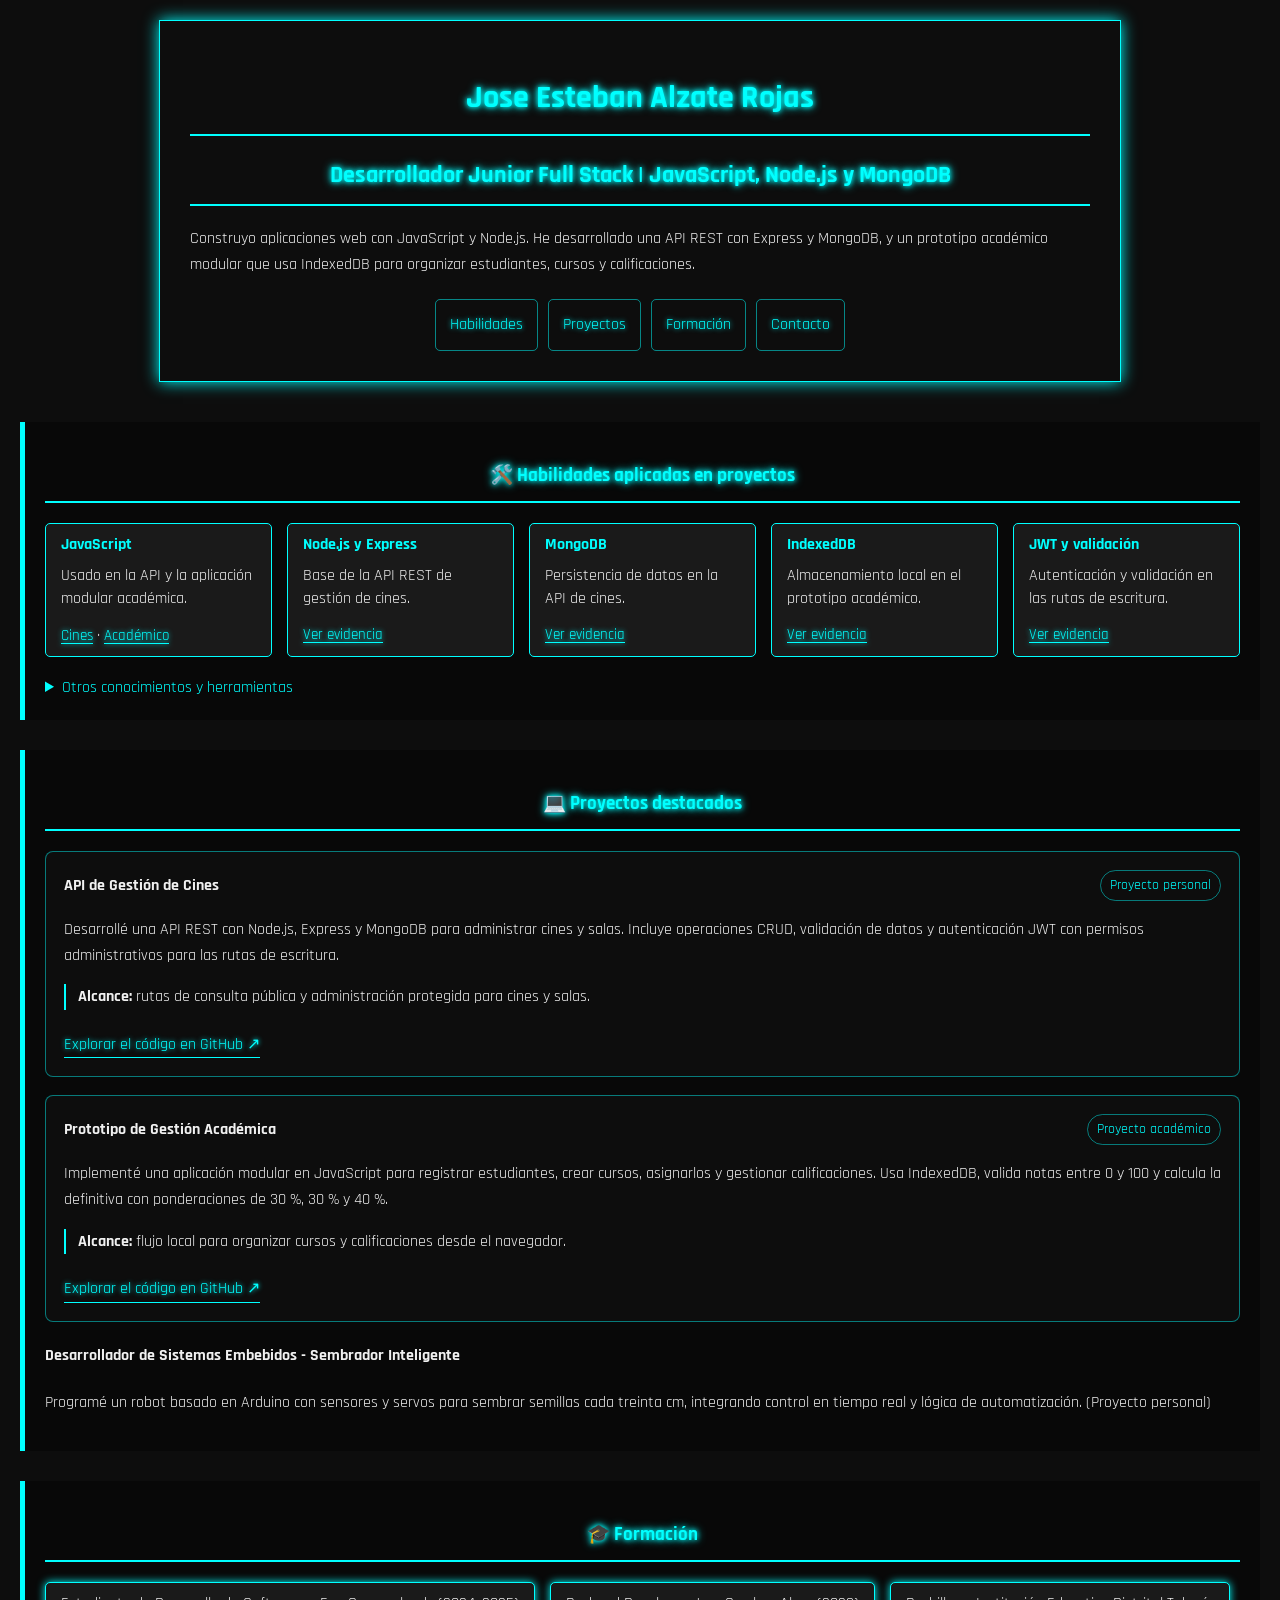
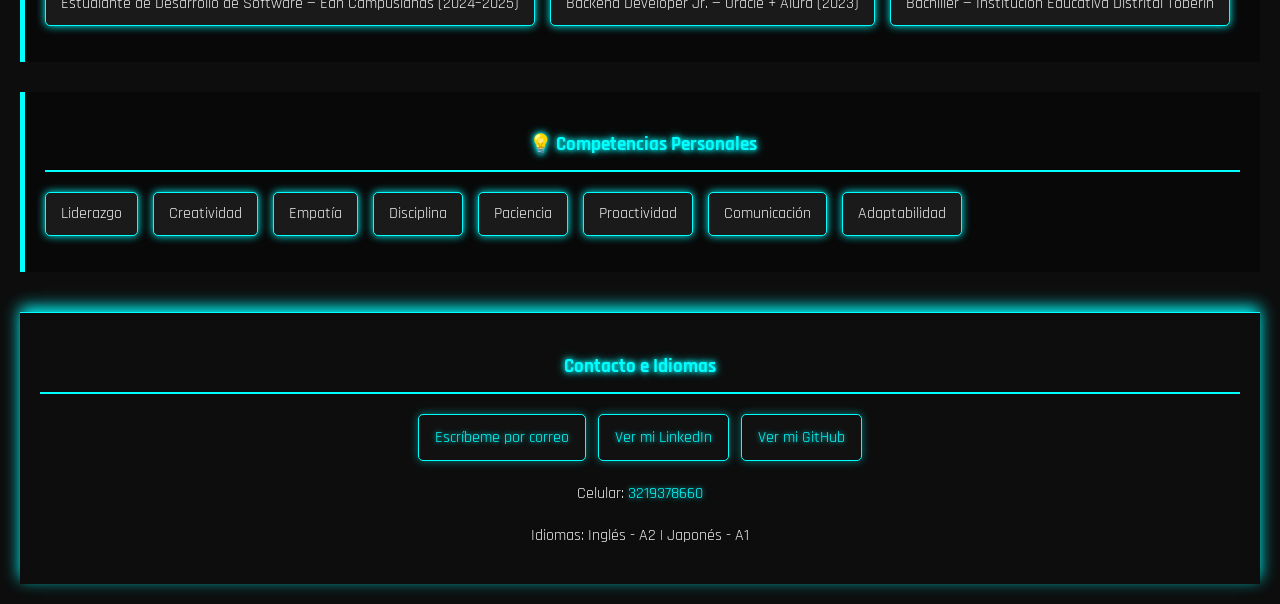
<file: index.html>
<!DOCTYPE html>
<html lang="es">
<head>
    <meta charset="UTF-8">
    <meta name="viewport" content="width=device-width, initial-scale=1.0">
    <title>Jose Esteban Alzate Rojas | Desarrollador Junior Full Stack</title>
    <meta name="description" content="Portafolio de Jose Esteban Alzate Rojas. Proyectos con JavaScript, Node.js, Express, MongoDB e IndexedDB." />
    <meta property="og:title" content="Jose Esteban Alzate Rojas | Desarrollador Junior Full Stack" />
    <meta property="og:description" content="Proyectos de gestión de cines, gestión académica y sistemas embebidos." />
    <link rel="stylesheet" href="css/styles.css?v=2">
    <link href="https://fonts.googleapis.com/css2?family=Rajdhani:wght@400;700&display=swap" rel="stylesheet">
</head>
<body>
    <a class="skip-link" href="#contenido">Saltar al contenido</a>
    <div id="loader-wrapper">
        <div class="loader-line-group">
            <div class="loader-line"></div>
            <div class="loader-line"></div>
            <div class="loader-line"></div>
            <div class="loader-line"></div>
            <div class="loader-line"></div>
        </div>
        <p class="loading-text">ACCEDIENDO AL SISTEMA...</p>
    </div>

    <header class="neon-border">
        <h1>Jose Esteban Alzate Rojas</h1>
        <h2>Desarrollador Junior Full Stack | JavaScript, Node.js y MongoDB</h2>
        <p>Construyo aplicaciones web con JavaScript y Node.js. He desarrollado una API REST con Express y MongoDB, y un prototipo académico modular que usa IndexedDB para organizar estudiantes, cursos y calificaciones.</p>
        <nav class="section-nav" aria-label="Navegación principal">
            <a href="#habilidades">Habilidades</a>
            <a href="#experiencia">Proyectos</a>
            <a href="#formacion">Formación</a>
            <a href="#contacto">Contacto</a>
        </nav>
    </header>

    <main id="contenido">
        
        <section id="habilidades" class="neon-module">
            <h3>🛠️ Habilidades aplicadas en proyectos</h3>
            <ul class="skill-list">
                <li class="skill-item"><strong>JavaScript</strong><span>Usado en la API y la aplicación modular académica.</span><span><a href="#proyecto-cines">Cines</a> · <a href="#proyecto-academico">Académico</a></span></li>
                <li class="skill-item"><strong>Node.js y Express</strong><span>Base de la API REST de gestión de cines.</span><a href="#proyecto-cines">Ver evidencia</a></li>
                <li class="skill-item"><strong>MongoDB</strong><span>Persistencia de datos en la API de cines.</span><a href="#proyecto-cines">Ver evidencia</a></li>
                <li class="skill-item"><strong>IndexedDB</strong><span>Almacenamiento local en el prototipo académico.</span><a href="#proyecto-academico">Ver evidencia</a></li>
                <li class="skill-item"><strong>JWT y validación</strong><span>Autenticación y validación en las rutas de escritura.</span><a href="#proyecto-cines">Ver evidencia</a></li>
            </ul>
            <details class="additional-skills">
                <summary>Otros conocimientos y herramientas</summary>
                <p>Python, C++, Git, MySQL, Raptor y Salesforce.</p>
            </details>
        </section>
        
        <section id="experiencia" class="neon-module">
            <h3>💻 Proyectos destacados</h3>
            
            <article class="project-card" id="proyecto-cines">
                <div class="project-heading"><h4>API de Gestión de Cines</h4><span>Proyecto personal</span></div>
                <p>Desarrollé una API REST con Node.js, Express y MongoDB para administrar cines y salas. Incluye operaciones CRUD, validación de datos y autenticación JWT con permisos administrativos para las rutas de escritura.</p>
                <p class="project-result"><strong>Alcance:</strong> rutas de consulta pública y administración protegida para cines y salas.</p>
                <a class="project-link" href="https://github.com/josalza902/PROYECTO_Gestion_Cine_Alzate_jose" target="_blank" rel="noopener noreferrer">Explorar el código en GitHub ↗</a>
            </article>

            <article class="project-card" id="proyecto-academico">
                <div class="project-heading"><h4>Prototipo de Gestión Académica</h4><span>Proyecto académico</span></div>
                <p>Implementé una aplicación modular en JavaScript para registrar estudiantes, crear cursos, asignarlos y gestionar calificaciones. Usa IndexedDB, valida notas entre 0 y 100 y calcula la definitiva con ponderaciones de 30 %, 30 % y 40 %.</p>
                <p class="project-result"><strong>Alcance:</strong> flujo local para organizar cursos y calificaciones desde el navegador.</p>
                <a class="project-link" href="https://github.com/josalza902/acme-school" target="_blank" rel="noopener noreferrer">Explorar el código en GitHub ↗</a>
            </article>

            <article>
                <h4>Desarrollador de Sistemas Embebidos - Sembrador Inteligente</h4>
                <p>Programé un robot basado en Arduino con sensores y servos para sembrar semillas cada treinta cm, integrando control en tiempo real y lógica de automatización. (Proyecto personal)</p>
            </article>
        </section>

        <section id="formacion" class="neon-module">
            <h3>🎓 Formación</h3>
            <ul>
                <li>Estudiante de Desarrollo de Software — Ean Campuslands (2024–2025)</li>
                <li>Backend Developer Jr. — Oracle + Alura (2023)</li>
                <li>Bachiller — Institución Educativa Distrital Toberín</li>
            </ul>
        </section>
        
        <section id="competencias" class="neon-module">
            <h3>💡 Competencias Personales</h3>
            <ul>
                <li>Liderazgo</li>
                <li>Creatividad</li>
                <li>Empatía</li>
                <li>Disciplina</li>
                <li>Paciencia</li>
                <li>Proactividad</li>
                <li>Comunicación</li>
                <li>Adaptabilidad</li>
            </ul>
        </section>

    </main>

    <footer class="neon-border">
        <h3 id="contacto">Contacto e Idiomas</h3>
        <nav class="contact-links" aria-label="Enlaces de contacto">
            <a class="contact-button" href="https://mail.google.com/mail/?view=cm&amp;fs=1&amp;to=joseestebanalzaterojas%40gmail.com" target="_blank" rel="noopener noreferrer">Escríbeme por correo</a>
            <a class="contact-button" href="https://www.linkedin.com/in/jose-esteban-alzate-rojas-b57207353" target="_blank" rel="noopener noreferrer">Ver mi LinkedIn</a>
            <a class="contact-button" href="https://github.com/josalza902" target="_blank" rel="noopener noreferrer">Ver mi GitHub</a>
        </nav>
        <p>Celular: <a href="tel:+573219378660">3219378660</a></p>
        <p>Idiomas: Inglés - A2 | Japonés - A1</p>
    </footer>
    <script>
    // Espera a que la página esté completamente cargada
    window.onload = function() {
        // Obtiene el elemento de la pantalla de carga
        const loaderWrapper = document.getElementById('loader-wrapper');

        // Establece un temporizador para simular la carga (ej. 3 segundos)
        setTimeout(function() {
            // Oculta la pantalla de carga
            loaderWrapper.style.opacity = '0'; // Hace una transición suave

            // Quita el elemento del flujo después de la transición
            setTimeout(function() {
                loaderWrapper.style.display = 'none';
            }, 500); // 500ms coincide con la duración de la transición CSS

        }, 300); // Muestra el loader brevemente para que el contenido aparezca rápido
    }
</script>
</body>

</html>
</file>
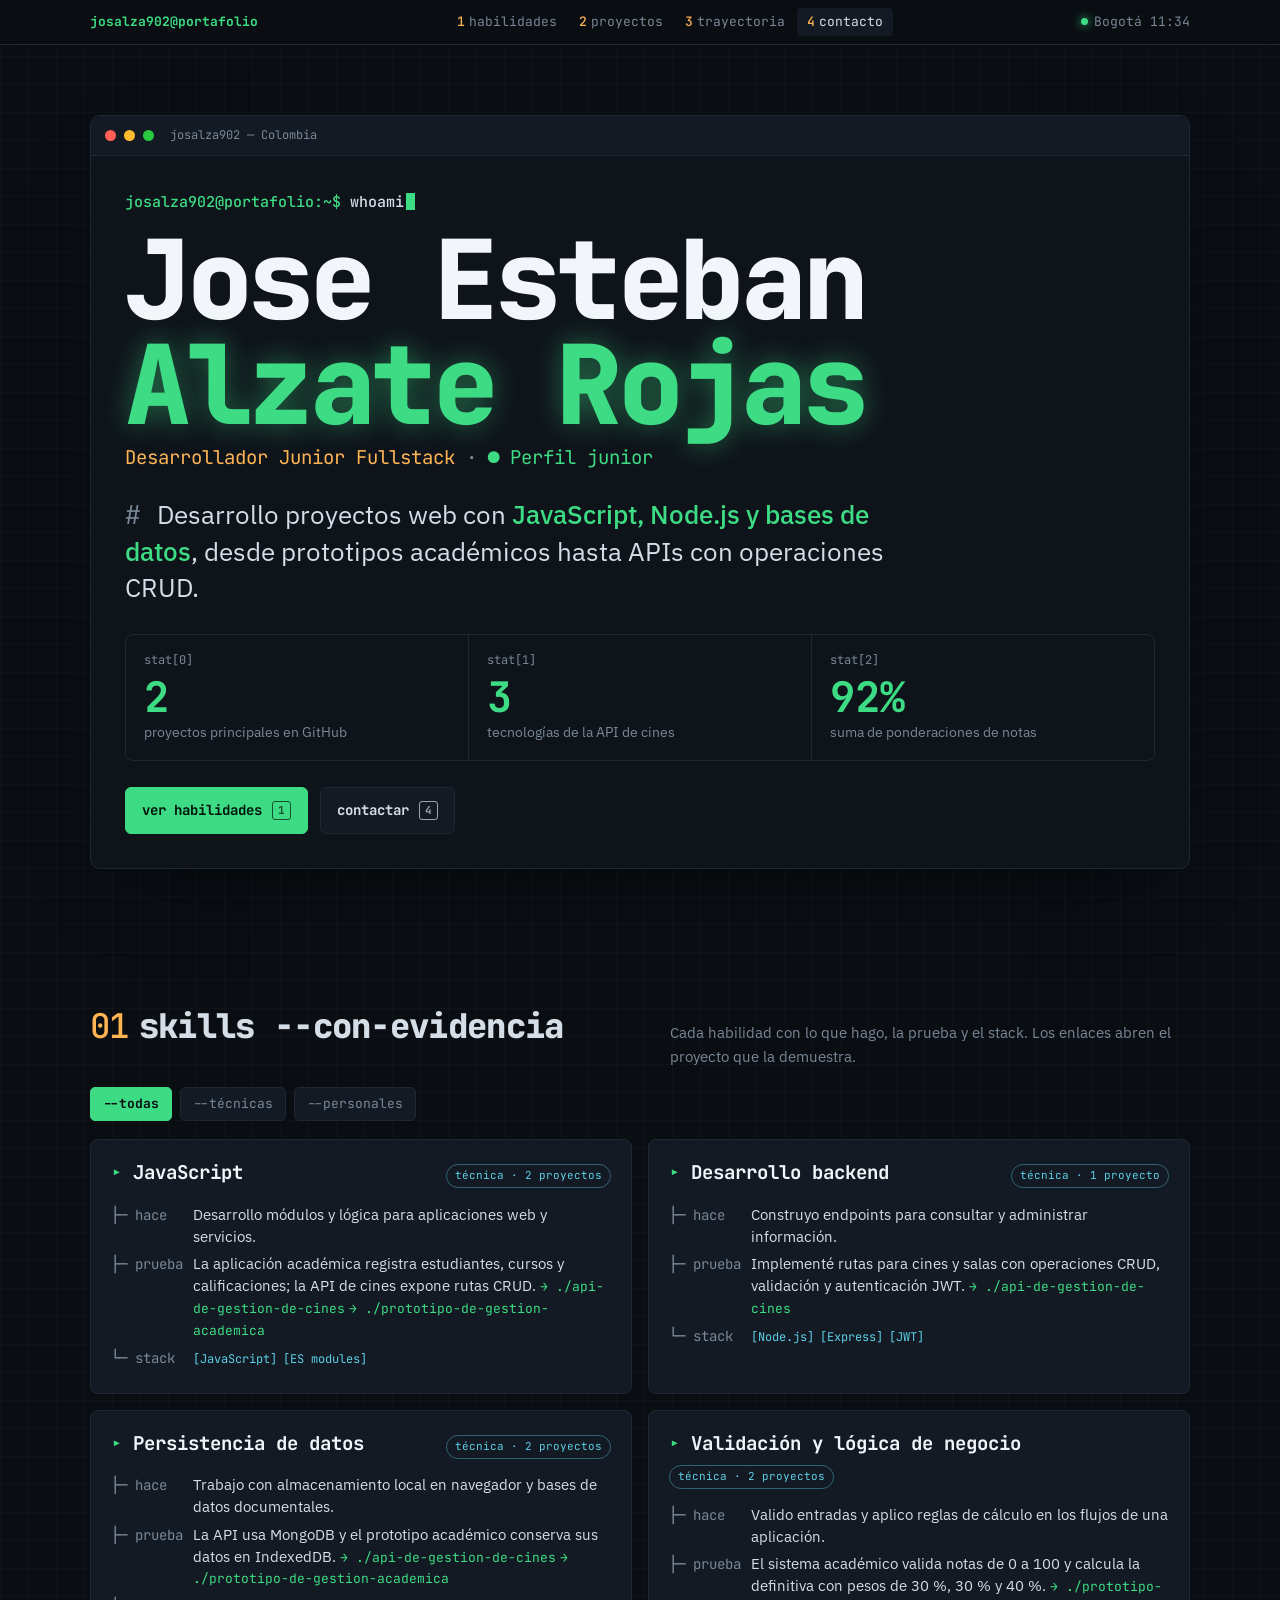
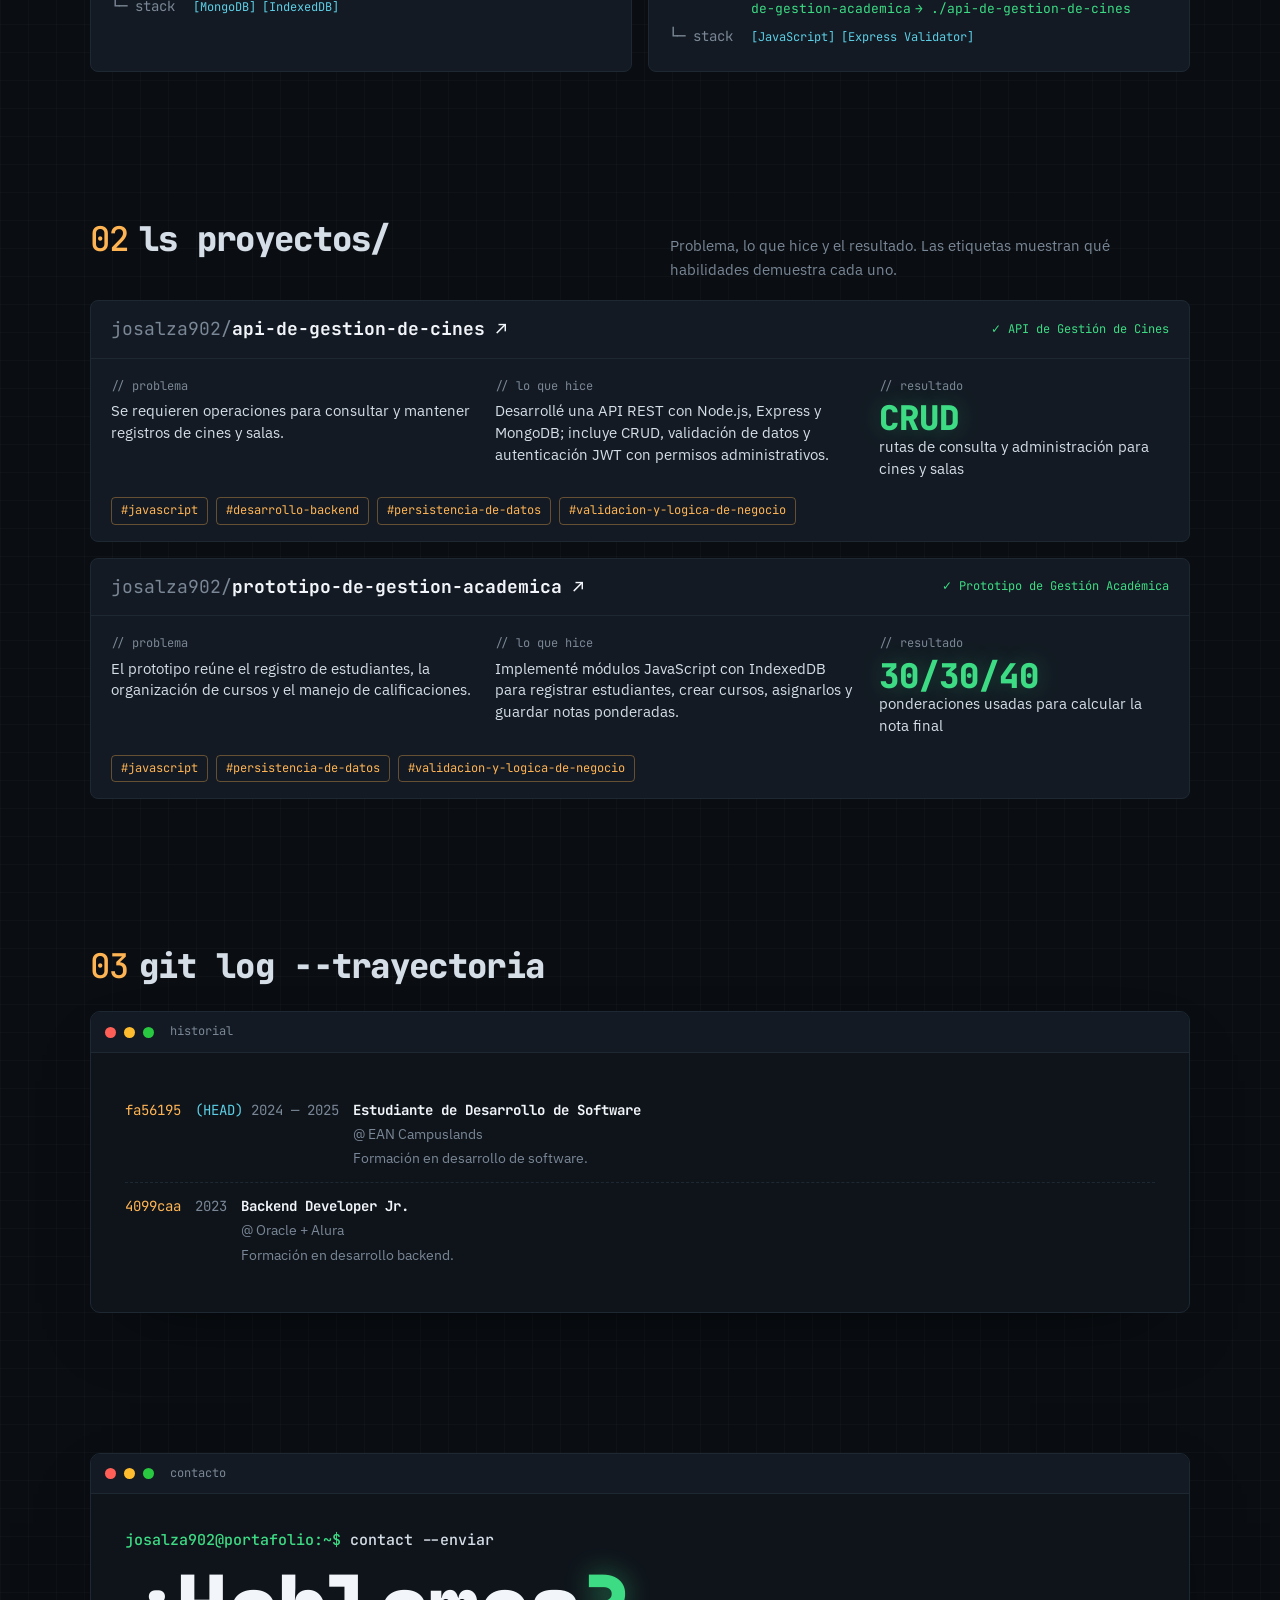
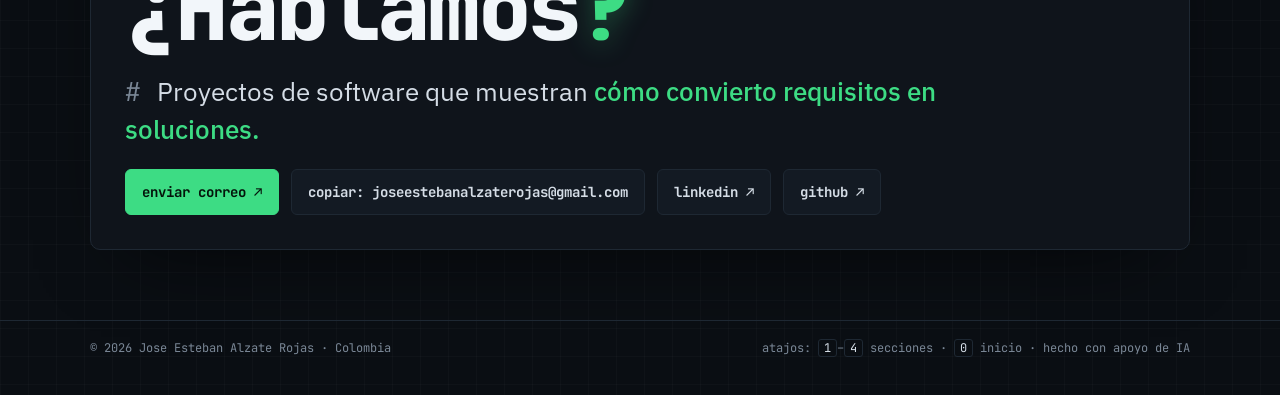
<file: terminal02.html>
<!DOCTYPE html>
<html lang="es">
<head>
<meta charset="utf-8">
<meta name="viewport" content="width=device-width,initial-scale=1">
<title>Jose Esteban Alzate Rojas · Desarrollador Junior Fullstack</title>
<meta name="description" content="Portafolio de Jose Esteban Alzate Rojas con proyectos de desarrollo web, JavaScript, Node.js y bases de datos.">
<meta property="og:title" content="Jose Esteban Alzate Rojas · Desarrollador Junior Fullstack">
<meta property="og:description" content="Proyectos de gestión de cines y gestión académica, habilidades técnicas y trayectoria.">
<link rel="preconnect" href="https://fonts.googleapis.com">
<link rel="preconnect" href="https://fonts.gstatic.com" crossorigin>
<link href="https://fonts.googleapis.com/css2?family=JetBrains+Mono:wght@400;500;700;800&family=IBM+Plex+Sans:wght@400;500&display=swap" rel="stylesheet">
<style>
/* =========================================================
   DIRECCIÓN: Terminal · Paleta A (noche, verde fósforo, ámbar)
   Para cambiar colores, edita solo estas variables.
   ========================================================= */
:root{
  --bg:#0a0e13; --panel:#0f141b; --panel-2:#131a23; --linea:#1e2833; --texto:#d5dde6; --tenue:#7a8796;
  --acento:#3ddc84; --acento-2:#ffb454; --info:#5ccfe6; --alerta:#ff6b6b;
  --mono:"JetBrains Mono", ui-monospace, "SFMono-Regular", Menlo, Consolas, monospace;
  --sans:"IBM Plex Sans", system-ui, -apple-system, "Segoe UI", sans-serif;
  --ancho:1180px; --pad:clamp(14px,4vw,40px);
}
*{box-sizing:border-box;margin:0;padding:0}
html{scroll-behavior:smooth;-webkit-text-size-adjust:100%}
body{background:var(--bg);color:var(--texto);font-family:var(--mono);font-size:15px;line-height:1.6;-webkit-font-smoothing:antialiased;
  background-image:linear-gradient(rgba(255,255,255,.018) 1px,transparent 1px),linear-gradient(90deg,rgba(255,255,255,.018) 1px,transparent 1px);background-size:28px 28px}
a{color:inherit}
::selection{background:var(--acento);color:var(--bg)}
:focus-visible{outline:2px solid var(--acento);outline-offset:3px}
.wrap{max-width:var(--ancho);margin:0 auto;padding:0 var(--pad)}
.dim{color:var(--tenue)} .g{color:var(--acento)} .a{color:var(--acento-2)} .c{color:var(--info)}

/* ---------- Barra de estado (estilo tmux) ---------- */
.bar{position:sticky;top:0;z-index:30;background:color-mix(in srgb,var(--bg) 90%,transparent);backdrop-filter:blur(8px);border-bottom:1px solid var(--linea);font-size:13px}
.bar .wrap{display:flex;align-items:center;gap:16px;height:44px}
.bar .who{color:var(--acento);font-weight:700;white-space:nowrap}
.tabs{display:flex;gap:2px;flex:1;justify-content:center}
.tabs a{text-decoration:none;padding:4px 10px;border-radius:4px;color:var(--tenue);white-space:nowrap;transition:background .2s,color .2s}
.tabs a b{color:var(--acento-2);font-weight:500;margin-right:4px}
.tabs a:hover,.tabs a.on{background:var(--panel-2);color:var(--texto)}
.clock{white-space:nowrap;color:var(--tenue)}
.live{display:inline-block;width:7px;height:7px;border-radius:50%;background:var(--acento);margin-right:6px;box-shadow:0 0 10px var(--acento);vertical-align:1px}

/* ---------- Ventanas ---------- */
.win{background:var(--panel);border:1px solid var(--linea);border-radius:10px;overflow:hidden;box-shadow:0 30px 80px -40px rgba(0,0,0,.8)}
.chrome{display:flex;align-items:center;gap:8px;padding:10px 14px;background:var(--panel-2);border-bottom:1px solid var(--linea);font-size:12px;color:var(--tenue)}
.chrome i{width:11px;height:11px;border-radius:50%;display:inline-block}
.chrome i:nth-child(1){background:#ff5f57}.chrome i:nth-child(2){background:#febc2e}.chrome i:nth-child(3){background:#28c840}
.chrome span{margin-left:8px}
.body{padding:clamp(18px,3vw,34px)}
.cmd{color:var(--texto);font-weight:500;white-space:pre-wrap;word-break:break-word}
.cmd::before{content:"josalza902@portafolio:~$ ";color:var(--acento)}
.cmd .typed{white-space:pre}
.cursor{display:inline-block;width:.6em;height:1.15em;background:var(--acento);vertical-align:-.2em;margin-left:2px;animation:blink 1.05s steps(1) infinite}
@keyframes blink{50%{opacity:0}}
.out{margin-top:14px}

/* ---------- Hero ---------- */
.hero{padding:clamp(28px,6vw,70px) 0 clamp(30px,5vw,60px)}
.big{font-weight:800;font-size:clamp(44px,8.6vw,118px);line-height:.95;letter-spacing:-.04em;margin:8px 0 6px;color:#f2f6fa}
.big .g{text-shadow:0 0 28px color-mix(in srgb,var(--acento) 45%,transparent)}
.role{font-size:clamp(15px,1.6vw,19px);color:var(--acento-2)}
.comment{font-family:var(--sans);font-size:clamp(19px,2.1vw,26px);line-height:1.4;color:var(--texto);max-width:820px;margin-top:22px}
.comment::before{content:"# ";font-family:var(--mono);color:var(--tenue)}
.comment b{color:var(--acento);font-weight:500}
.stats{display:grid;grid-template-columns:repeat(3,1fr);gap:1px;background:var(--linea);border:1px solid var(--linea);border-radius:8px;overflow:hidden;margin-top:28px}
.stat{background:var(--panel);padding:16px 18px}
.stat .k{font-size:12px;color:var(--tenue)}
.stat strong{display:block;font-size:clamp(28px,3.4vw,42px);font-weight:700;color:var(--acento);line-height:1.1;margin-top:4px}
.stat span{font-family:var(--sans);font-size:14px;color:var(--tenue)}
.actions{display:flex;flex-wrap:wrap;gap:12px;margin-top:26px}
.btn{max-width:100%;overflow-wrap:anywhere;display:inline-flex;align-items:center;gap:10px;text-decoration:none;font-weight:700;font-size:14px;padding:11px 16px;border-radius:6px;border:1px solid var(--linea);background:var(--panel-2);transition:border-color .2s,transform .2s}
.btn:hover{border-color:var(--acento);transform:translateY(-1px)}
.btn.pri{background:var(--acento);color:#04140b;border-color:var(--acento)}
.btn kbd{font-family:var(--mono);font-size:11px;border:1px solid currentColor;border-radius:3px;padding:0 5px;opacity:.7}

/* ---------- Secciones ---------- */
section.sec{padding:clamp(36px,6vw,70px) 0;scroll-margin-top:50px}
.sechead{display:flex;align-items:baseline;justify-content:space-between;gap:16px;margin-bottom:18px;flex-wrap:wrap}
.sechead h2{font-size:clamp(24px,3vw,34px);font-weight:800;letter-spacing:-.02em}
.sechead h2 .n{color:var(--acento-2);font-weight:500;margin-right:10px}
.sechead p{font-family:var(--sans);color:var(--tenue);max-width:520px}

/* Habilidades: árbol con evidencia */
.filters{display:flex;gap:8px;flex-wrap:wrap;margin:6px 0 18px}
.filters button{font:inherit;font-size:13px;background:var(--panel-2);color:var(--tenue);border:1px solid var(--linea);padding:6px 12px;border-radius:5px;cursor:pointer}
.filters button[aria-pressed="true"]{color:var(--bg);background:var(--acento);border-color:var(--acento);font-weight:700}
.skills{display:grid;grid-template-columns:repeat(2,minmax(0,1fr));gap:16px}
.skill{background:var(--panel-2);border:1px solid var(--linea);border-radius:8px;padding:18px 20px;scroll-margin-top:60px;transition:border-color .25s,transform .25s}
.skill:hover,.skill:target{border-color:color-mix(in srgb,var(--acento) 60%,var(--linea))}
.skill:target{box-shadow:0 0 0 1px var(--acento)}
.skill .top{display:flex;justify-content:space-between;gap:6px 10px;align-items:baseline;flex-wrap:wrap}
.skill h3{font-size:19px;font-weight:700;color:#f2f6fa}
.skill h3::before{content:"▸ ";color:var(--acento)}
.badge{font-size:11px;padding:2px 8px;border-radius:99px;border:1px solid var(--linea);color:var(--tenue);white-space:nowrap}
.badge.t{color:var(--info);border-color:color-mix(in srgb,var(--info) 40%,transparent)}
.badge.p{color:var(--acento-2);border-color:color-mix(in srgb,var(--acento-2) 40%,transparent)}
.tree{margin-top:12px;font-size:14px}
.tree .row{display:grid;grid-template-columns:auto minmax(0,1fr);gap:10px;padding:3px 0}
.tree .k{color:var(--tenue);white-space:pre}
.tree .v{font-family:var(--sans);font-size:15px;line-height:1.45}
.tree .v a{color:var(--acento);text-decoration:none;font-family:var(--mono);font-size:13px;overflow-wrap:anywhere}
.tree .v a:hover{text-decoration:underline}
.chip{display:inline-block;font-family:var(--mono);font-size:12px;color:var(--info);margin:0 6px 4px 0}
.chip::before{content:"["}.chip::after{content:"]"}
.skill.hide{display:none}

/* Proyectos: repositorios */
.repos{display:grid;gap:16px}
.repo{border:1px solid var(--linea);border-radius:8px;background:var(--panel-2);scroll-margin-top:60px;transition:border-color .25s}
.repo:hover,.repo:target{border-color:color-mix(in srgb,var(--acento) 60%,var(--linea))}
.repo-head{display:flex;justify-content:space-between;align-items:center;gap:12px;padding:14px 20px;border-bottom:1px solid var(--linea);flex-wrap:wrap}
.repo-head h3{font-size:18px;font-weight:700;color:#f2f6fa;overflow-wrap:anywhere}
.repo-head h3 .dim{font-weight:400}
.repo-head h3 a{text-decoration:none}.repo-head h3 a:hover{color:var(--acento)}
.ok{font-size:12px;color:var(--acento)}
.repo-body{display:grid;grid-template-columns:1fr 1fr .8fr;gap:22px;padding:18px 20px}
.repo-body .k{font-size:12px;color:var(--tenue);margin-bottom:4px}
.repo-body p{font-family:var(--sans);font-size:15px;line-height:1.45}
.res strong{display:block;font-size:34px;font-weight:800;color:var(--acento);line-height:1.05;text-shadow:0 0 22px color-mix(in srgb,var(--acento) 30%,transparent)}
.repo-tags{padding:0 20px 16px;display:flex;gap:8px;flex-wrap:wrap}
.repo-tags a{font-size:12px;text-decoration:none;color:var(--acento-2);border:1px solid color-mix(in srgb,var(--acento-2) 35%,transparent);padding:3px 9px;border-radius:4px}
.repo-tags a:hover{background:color-mix(in srgb,var(--acento-2) 14%,transparent)}

/* Trayectoria: git log */
.log{font-size:14px}
.commit{display:grid;grid-template-columns:auto auto 1fr;gap:14px;padding:12px 0;border-bottom:1px dashed var(--linea);align-items:baseline}
.commit:last-child{border-bottom:0}
.hash{color:var(--acento-2)}
.when{color:var(--tenue);white-space:nowrap}
.msg b{color:#f2f6fa;font-weight:700}
.msg span{display:block;font-family:var(--sans);color:var(--tenue);font-size:14px;margin-top:2px}
.head-ref{color:var(--info)}

/* Contacto */
.contact .big{font-size:clamp(40px,7vw,90px)}
.links{display:flex;flex-wrap:wrap;gap:12px;margin-top:22px}
footer{border-top:1px solid var(--linea);padding:18px 0 36px;font-size:12px;color:var(--tenue)}
footer .wrap{display:flex;justify-content:space-between;gap:12px;flex-wrap:wrap}
footer kbd{font-family:var(--mono);border:1px solid var(--linea);border-radius:3px;padding:0 5px;color:var(--texto)}

/* ---------- Movimiento (sin saltos) ----------
   Visible por defecto; el estado inicial solo aplica si el JS cargó. */
.js .rv{opacity:0;transform:translateY(10px)}
.js .rv.in{opacity:1;transform:none;transition:opacity .55s ease,transform .55s cubic-bezier(.16,1,.3,1);transition-delay:var(--d,0s)}
.js .hero .rv{transition-delay:var(--d,0s)}
.js .hero:not(.go) .rv{opacity:0}
@media (prefers-reduced-motion:reduce){
  *{animation:none!important;transition:none!important;scroll-behavior:auto!important}
  .js .rv,.js .hero:not(.go) .rv{opacity:1;transform:none}
}

/* ---------- Celular ---------- */
@media (max-width:860px){
  .tabs{display:none}
  .skills{grid-template-columns:minmax(0,1fr)}
  .repo-body{grid-template-columns:minmax(0,1fr)}
  .repo-body{grid-template-columns:1fr}
  .stats{grid-template-columns:1fr 1fr 1fr}
  .stat{padding:12px}
  .stat span{font-size:12px}
  .commit{grid-template-columns:auto 1fr}
  .commit .when{grid-column:2;grid-row:1;justify-self:end}
  .commit .msg{grid-column:1 / -1}
}
</style>
<script>document.documentElement.classList.add('js')</script>
</head>
<body>
<!-- =========================================================
     TUS DATOS: edita solo el objeto PERFIL (en el script de abajo).
     Es el mismo formato de la plantilla editorial: puedes cambiar de estilo sin reescribir nada.
     ========================================================= -->
<header class="bar">
  <div class="wrap">
    <span class="who" id="who"></span>
    <nav class="tabs" aria-label="Secciones">
      <a href="#habilidades" data-k="1"><b>1</b>habilidades</a>
      <a href="#proyectos" data-k="2"><b>2</b>proyectos</a>
      <a href="#trayectoria" data-k="3"><b>3</b>trayectoria</a>
      <a href="#contacto" data-k="4"><b>4</b>contacto</a>
    </nav>
    <span class="clock"><i class="live" aria-hidden="true"></i><span id="clock">Bogotá</span></span>
  </div>
</header>

<main id="inicio">
  <section class="hero" id="hero">
    <div class="wrap">
      <div class="win">
        <div class="chrome"><i></i><i></i><i></i><span id="ventana"></span></div>
        <div class="body">
          <p class="cmd"><span class="typed" id="t-hero">whoami</span><span class="cursor" id="cur" aria-hidden="true"></span></p>
          <div class="out">
            <h1 class="big rv" style="--d:.05s" id="nombre"></h1>
            <p class="role rv" style="--d:.12s" id="rol"></p>
            <p class="comment rv" style="--d:.2s" id="titular"></p>
            <div class="stats rv" style="--d:.3s" id="cifras"></div>
            <div class="actions rv" style="--d:.38s">
              <a class="btn pri" href="#habilidades">ver habilidades <kbd>1</kbd></a>
              <a class="btn" href="#contacto">contactar <kbd>4</kbd></a>
            </div>
          </div>
        </div>
      </div>
    </div>
  </section>

  <section class="sec" id="habilidades">
    <div class="wrap">
      <div class="sechead rv"><h2><span class="n">01</span>skills --con-evidencia</h2><p>Cada habilidad con lo que hago, la prueba y el stack. Los enlaces abren el proyecto que la demuestra.</p></div>
      <div class="filters rv" role="group" aria-label="Filtrar habilidades">
        <button type="button" data-f="todas" aria-pressed="true">--todas</button>
        <button type="button" data-f="Técnica" aria-pressed="false">--técnicas</button>
        <button type="button" data-f="Personal" aria-pressed="false">--personales</button>
      </div>
      <div class="skills" id="lista-habilidades"></div>
    </div>
  </section>

  <section class="sec" id="proyectos">
    <div class="wrap">
      <div class="sechead rv"><h2><span class="n">02</span>ls proyectos/</h2><p>Problema, lo que hice y el resultado. Las etiquetas muestran qué habilidades demuestra cada uno.</p></div>
      <div class="repos" id="lista-proyectos"></div>
    </div>
  </section>

  <section class="sec" id="trayectoria">
    <div class="wrap">
      <div class="sechead rv"><h2><span class="n">03</span>git log --trayectoria</h2></div>
      <div class="win rv"><div class="chrome"><i></i><i></i><i></i><span>historial</span></div><div class="body log" id="lista-trayectoria"></div></div>
    </div>
  </section>

  <section class="sec contact" id="contacto">
    <div class="wrap">
      <div class="win rv">
        <div class="chrome"><i></i><i></i><i></i><span>contacto</span></div>
        <div class="body">
          <p class="cmd">contact --enviar</p>
          <div class="out">
            <p class="big">¿Hablamos<span class="g">?</span></p>
            <p class="comment" id="lema"></p>
            <div class="links" id="enlaces"></div>
          </div>
        </div>
      </div>
    </div>
  </section>
</main>
<footer><div class="wrap"><span id="pie"></span><span>atajos: <kbd>1</kbd>–<kbd>4</kbd> secciones · <kbd>0</kbd> inicio · hecho con apoyo de IA</span></div></footer>
<noscript><p style="padding:20px;text-align:center">Activa JavaScript para ver el portafolio completo.</p></noscript>

<script>
/* =========================================================
   PERFIL · TODO lo que se muestra sale de aquí
   ========================================================= */
const PERFIL = {
  nombre: ["Jose Esteban", "Alzate Rojas"],
  iniciales: "JEAR",
  usuario: "josalza902",
  rol: "Desarrollador Junior Fullstack",
  ciudad: "Colombia",
  estado: "Perfil junior",
  titular: "Desarrollo proyectos web con <b>JavaScript, Node.js y bases de datos</b>, desde prototipos académicos hasta APIs con operaciones CRUD.",
  cifras: [
    { valor: 2, prefijo: "", sufijo: "", texto: "proyectos principales en GitHub" },
    { valor: 3, prefijo: "", sufijo: "", texto: "tecnologías de la API de cines" },
    { valor: 100, prefijo: "", sufijo: "%", texto: "suma de ponderaciones de notas" }
  ],
  habilidades: [
    { id: "javascript", nombre: "JavaScript", tipo: "Técnica",
      que: "Desarrollo módulos y lógica para aplicaciones web y servicios.",
      prueba: "La aplicación académica registra estudiantes, cursos y calificaciones; la API de cines expone rutas CRUD.",
      herramientas: ["JavaScript", "ES modules"], proyectos: ["cines", "academico"] },
    { id: "backend", nombre: "Desarrollo backend", tipo: "Técnica",
      que: "Construyo endpoints para consultar y administrar información.",
      prueba: "Implementé rutas para cines y salas con operaciones CRUD, validación y autenticación JWT.",
      herramientas: ["Node.js", "Express", "JWT"], proyectos: ["cines"] },
    { id: "datos", nombre: "Persistencia de datos", tipo: "Técnica",
      que: "Trabajo con almacenamiento local en navegador y bases de datos documentales.",
      prueba: "La API usa MongoDB y el prototipo académico conserva sus datos en IndexedDB.",
      herramientas: ["MongoDB", "IndexedDB"], proyectos: ["cines", "academico"] },
    { id: "validacion", nombre: "Validación y lógica de negocio", tipo: "Técnica",
      que: "Valido entradas y aplico reglas de cálculo en los flujos de una aplicación.",
      prueba: "El sistema académico valida notas de 0 a 100 y calcula la definitiva con pesos de 30 %, 30 % y 40 %.",
      herramientas: ["JavaScript", "Express Validator"], proyectos: ["academico", "cines"] }
  ],
  proyectos: [
    { id: "cines", titulo: "API de Gestión de Cines", enlace: "https://github.com/josalza902/PROYECTO_Gestion_Cine_Alzate_jose",
      problema: "Se requieren operaciones para consultar y mantener registros de cines y salas.",
      accion: "Desarrollé una API REST con Node.js, Express y MongoDB; incluye CRUD, validación de datos y autenticación JWT con permisos administrativos.",
      resultado: { cifra: "CRUD", texto: "rutas de consulta y administración para cines y salas" },
      habilidades: ["javascript", "backend", "datos", "validacion"] },
    { id: "academico", titulo: "Prototipo de Gestión Académica", enlace: "https://github.com/josalza902/acme-school",
      problema: "El prototipo reúne el registro de estudiantes, la organización de cursos y el manejo de calificaciones.",
      accion: "Implementé módulos JavaScript con IndexedDB para registrar estudiantes, crear cursos, asignarlos y guardar notas ponderadas.",
      resultado: { cifra: "30/30/40", texto: "ponderaciones usadas para calcular la nota final" },
      habilidades: ["javascript", "datos", "validacion"] }
  ],
  trayectoria: [
    { cuando: "2024 — 2025", rol: "Estudiante de Desarrollo de Software", lugar: "EAN Campuslands", detalle: "Formación en desarrollo de software." },
    { cuando: "2023", rol: "Backend Developer Jr.", lugar: "Oracle + Alura", detalle: "Formación en desarrollo backend." }
  ],
  lema: { texto: "Proyectos de software que muestran <b>cómo convierto requisitos en soluciones.</b>", firma: "Mi trabajo" },
  contacto: { correo: "joseestebanalzaterojas@gmail.com", linkedin: "https://www.linkedin.com/in/jose-esteban-alzate-rojas-b57207353", github: "https://github.com/josalza902" }
};

/* =========================================================
   Renderizado · no necesitas tocar nada de aquí hacia abajo
   ========================================================= */
const $ = s => document.querySelector(s);
const esc = s => String(s).replace(/[&<>"]/g, c => ({"&":"&amp;","<":"&lt;",">":"&gt;",'"':"&quot;"}[c]));
const P = PERFIL, user = (P.usuario || P.nombre[0]).toLowerCase().normalize("NFD").replace(/[̀-ͯ]/g, "");
const byId = Object.fromEntries(P.proyectos.map((p,i) => [p.id, {...p, n:i+1}]));
const skill = Object.fromEntries(P.habilidades.map(h => [h.id, h]));
const hash = s => { let h = 5381; for (const ch of s) h = ((h << 5) + h + ch.charCodeAt(0)) >>> 0; return h.toString(16).padStart(7, "0").slice(0, 7); };
const slug = s => s.toLowerCase().normalize("NFD").replace(/[̀-ͯ]/g, "").replace(/[^a-z0-9]+/g, "-").replace(/^-|-$/g, "");

document.title = `${P.nombre.join(" ")} · ${P.rol}`;
const prompt = `${user}@portafolio:~$ `;
const st = document.createElement("style"); st.textContent = `.cmd::before{content:${JSON.stringify(prompt)}}`; document.head.appendChild(st);
$("#who").textContent = `${user}@portafolio`;
$("#ventana").textContent = `${user} — ${P.ciudad}`;
$("#nombre").innerHTML = `${esc(P.nombre[0])} <span class="g">${esc(P.nombre[1])}</span>`;
$("#rol").innerHTML = `${esc(P.rol)} <span class="dim">·</span> <span class="g">● ${esc(P.estado)}</span>`;
$("#titular").innerHTML = P.titular;
$("#cifras").innerHTML = P.cifras.map((c,i) => `<div class="stat"><div class="k">stat[${i}]</div><strong data-v="${c.valor}" data-p="${esc(c.prefijo)}" data-s="${esc(c.sufijo)}">${esc(c.prefijo)}${c.valor}${esc(c.sufijo)}</strong><span>${esc(c.texto)}</span></div>`).join("");

$("#lista-habilidades").innerHTML = P.habilidades.map((h,i) => {
  const pr = h.proyectos.filter(id => byId[id]);
  return `<article class="skill rv" style="--d:${(i%2)*.06}s" id="h-${h.id}" data-tipo="${esc(h.tipo)}">
    <div class="top"><h3>${esc(h.nombre)}</h3><span class="badge ${h.tipo === "Técnica" ? "t" : "p"}">${esc(h.tipo.toLowerCase())} · ${pr.length} ${pr.length===1?"proyecto":"proyectos"}</span></div>
    <div class="tree">
      <div class="row"><span class="k">├─ hace  </span><span class="v">${esc(h.que)}</span></div>
      <div class="row"><span class="k">├─ prueba</span><span class="v">${esc(h.prueba)} ${pr.map(id => `<a href="#p-${id}">→ ./${slug(byId[id].titulo)}</a>`).join(" ")}</span></div>
      <div class="row"><span class="k">└─ stack </span><span class="v">${h.herramientas.map(t => `<span class="chip">${esc(t)}</span>`).join("")}</span></div>
    </div></article>`;
}).join("");

$("#lista-proyectos").innerHTML = P.proyectos.map((p,i) => `<article class="repo rv" id="p-${p.id}">
    <div class="repo-head"><h3><span class="dim">${user}/</span>${p.enlace ? `<a href="${esc(p.enlace)}" target="_blank" rel="noopener">${slug(p.titulo)} ↗</a>` : slug(p.titulo)}</h3><span class="ok">✓ ${esc(p.titulo)}</span></div>
    <div class="repo-body">
      <div><div class="k">// problema</div><p>${esc(p.problema)}</p></div>
      <div><div class="k">// lo que hice</div><p>${esc(p.accion)}</p></div>
      <div class="res"><div class="k">// resultado</div><strong>${esc(p.resultado.cifra)}</strong><p>${esc(p.resultado.texto)}</p></div>
    </div>
    <div class="repo-tags" aria-label="Habilidades que demuestra">${p.habilidades.filter(id => skill[id]).map(id => `<a href="#h-${id}">#${slug(skill[id].nombre)}</a>`).join("")}</div>
  </article>`).join("");

$("#lista-trayectoria").innerHTML = P.trayectoria.map((t,i) => `<div class="commit">
    <span class="hash">${hash(t.rol + t.cuando)}</span>${i === 0 ? `<span class="when"><span class="head-ref">(HEAD)</span> ${esc(t.cuando)}</span>` : `<span class="when">${esc(t.cuando)}</span>`}
    <div class="msg"><b>${esc(t.rol)}</b> <span class="dim">@ ${esc(t.lugar)}</span><span>${esc(t.detalle)}</span></div></div>`).join("");

$("#lema").innerHTML = P.lema.texto;
const c = P.contacto;
$("#enlaces").innerHTML = [
  `<a class="btn pri" href="mailto:${esc(c.correo)}">enviar correo ↗</a>`,
  `<button class="btn" type="button" id="copiar" style="font:inherit;font-weight:700;font-size:14px;color:inherit;cursor:pointer">copiar: ${esc(c.correo)}</button>`,
  c.linkedin && `<a class="btn" href="${esc(c.linkedin)}" target="_blank" rel="noopener">linkedin ↗</a>`,
  c.github && `<a class="btn" href="${esc(c.github)}" target="_blank" rel="noopener">github ↗</a>`
].filter(Boolean).join("");
$("#copiar").addEventListener("click", e => {
  const b = e.currentTarget;
  navigator.clipboard?.writeText(c.correo).then(() => { const t = b.textContent; b.textContent = "✓ copiado al portapapeles"; setTimeout(() => b.textContent = t, 1800); });
});
$("#pie").textContent = `© ${new Date().getFullYear()} ${P.nombre.join(" ")} · ${P.ciudad}`;

/* Reloj de Bogotá en la barra */
const tick = () => { try { $("#clock").textContent = "Bogotá " + new Intl.DateTimeFormat("es-CO", { hour: "2-digit", minute: "2-digit", hour12: false, timeZone: "America/Bogota" }).format(new Date()); } catch (_) {} };
tick(); setInterval(tick, 30000);

/* Filtros de habilidades */
document.querySelectorAll(".filters button").forEach(b => b.addEventListener("click", () => {
  document.querySelectorAll(".filters button").forEach(x => x.setAttribute("aria-pressed", x === b));
  document.querySelectorAll(".skill").forEach(s => s.classList.toggle("hide", b.dataset.f !== "todas" && s.dataset.tipo !== b.dataset.f));
}));

/* Atajos de teclado 0–4 */
const keys = { "0": "#inicio", "1": "#habilidades", "2": "#proyectos", "3": "#trayectoria", "4": "#contacto" };
addEventListener("keydown", e => {
  if (e.target.closest("input,textarea") || e.metaKey || e.ctrlKey || e.altKey) return;
  if (keys[e.key]) { e.preventDefault(); document.querySelector(keys[e.key]).scrollIntoView({ behavior: matchMedia("(prefers-reduced-motion: reduce)").matches ? "auto" : "smooth" }); }
});

/* Pestaña activa según la sección visible */
const tabs = [...document.querySelectorAll(".tabs a")];
["habilidades","proyectos","trayectoria","contacto"].forEach(id => {
  const io = new IntersectionObserver(es => es.forEach(e => { if (e.isIntersecting) tabs.forEach(t => t.classList.toggle("on", t.getAttribute("href") === "#" + id)); }), { rootMargin: "-45% 0px -50% 0px" });
  io.observe(document.getElementById(id));
});

/* =========================================================
   Movimiento: el comando se escribe y luego aparece la salida
   ========================================================= */
const reduce = matchMedia("(prefers-reduced-motion: reduce)").matches;
function countUp(el) {
  if (reduce) return;
  const v = +el.dataset.v, p = el.dataset.p, s = el.dataset.s, t0 = performance.now(), d = 1200;
  const step = t => { const k = Math.min(1, (t - t0) / d), e = 1 - Math.pow(1 - k, 4); el.textContent = p + Math.round(v * e) + s; if (k < 1) requestAnimationFrame(step); };
  requestAnimationFrame(step);
}
function typeHero() {
  const el = $("#t-hero"), full = el.textContent, hero = $("#hero");
  const done = () => { hero.classList.add("go"); hero.querySelectorAll(".rv").forEach(r => r.classList.add("in")); hero.querySelectorAll("[data-v]").forEach(countUp); };
  if (reduce) return done();
  el.textContent = ""; let i = 0;
  const step = () => { el.textContent = full.slice(0, ++i); if (i < full.length) setTimeout(step, 70 + Math.random() * 50); else setTimeout(done, 180); };
  setTimeout(step, 250);
}
const start = () => {
  typeHero();
  const io = new IntersectionObserver(es => es.forEach(e => { if (!e.isIntersecting) return; e.target.classList.add("in"); io.unobserve(e.target); }),
    { rootMargin: "0px 0px -6% 0px", threshold: .06 });
  document.querySelectorAll("section.sec .rv").forEach(el => io.observe(el));
};
Promise.race([document.fonts ? document.fonts.ready : Promise.resolve(), new Promise(r => setTimeout(r, 1000))]).then(() => requestAnimationFrame(start));
</script>
</body>
</html>
</file>
<file: css/styles.css>
/* Variables para fácil personalización */
:root {
    --bg-color: #0d0d0d; /* Fondo muy oscuro */
    --neon-color: #00FFFF; /* Color de acento neón (Cian) */
    --text-color: #f0f0f0; /* Texto claro */
    --font-stack: 'Rajdhani', sans-serif;
}

body {
    background-color: var(--bg-color);
    color: var(--text-color);
    font-family: var(--font-stack);
    margin: 0;
    padding: 20px;
    line-height: 1.6;
}

/* Títulos y Header con efecto neón */
h1, h2, h3 {
    text-align: center;
    color: var(--neon-color);
    /* Sombra para el efecto "brillo neón" */
    text-shadow: 0 0 5px var(--neon-color), 0 0 10px var(--neon-color);
    border-bottom: 2px solid var(--neon-color);
    padding-bottom: 10px;
    margin-bottom: 20px;
}

header {
    max-width: 900px;
    margin: 0 auto 40px;
    padding: 30px;
    /* Borde luminoso */
    border: 1px solid var(--neon-color);
    box-shadow: 0 0 15px var(--neon-color);
}

/* Módulos o Secciones (Habilidades, Experiencia, Formación) */
.neon-module {
    background-color: rgba(0, 0, 0, 0.4); /* Fondo semi-transparente */
    border-left: 5px solid var(--neon-color);
    padding: 20px;
    margin-bottom: 30px;
    transition: transform 0.3s, box-shadow 0.3s;
}

.neon-module:hover {
    /* Efecto al pasar el mouse para un toque interactivo */
    transform: translateY(-5px);
    box-shadow: 0 0 20px var(--neon-color);
}

/* Listas (Habilidades y Formación) */
ul {
    list-style: none;
    padding: 0;
    display: flex; /* Para una presentación horizontal/grid de habilidades */
    flex-wrap: wrap;
    gap: 15px;
}

li {
    background-color: #1a1a1a;
    padding: 8px 15px;
    border-radius: 5px;
    border: 1px solid var(--neon-color);
    box-shadow: 0 0 8px var(--neon-color); /* Pequeño brillo en cada habilidad */
}

/* Footer */
footer {
    text-align: center;
    padding: 20px;
    margin-top: 40px;
    border-top: 1px solid var(--neon-color);
    box-shadow: 0 -5px 15px var(--neon-color); /* Borde superior brillante */
}

a {
    color: var(--neon-color);
    text-decoration: none;
    text-shadow: 0 0 5px var(--neon-color);
}

a:focus-visible, summary:focus-visible {
    outline: 2px solid var(--text-color);
    outline-offset: 4px;
}

.skip-link {
    position: absolute;
    top: 8px;
    left: 8px;
    z-index: 1100;
    padding: 8px 12px;
    color: var(--bg-color);
    background: var(--neon-color);
    transform: translateY(-160%);
}

.skip-link:focus {
    transform: translateY(0);
}

.section-nav {
    display: flex;
    flex-wrap: wrap;
    justify-content: center;
    gap: 10px;
    margin-top: 22px;
}

.section-nav a {
    display: inline-flex;
    align-items: center;
    min-height: 36px;
    padding: 7px 14px;
    border: 1px solid rgba(0, 255, 255, 0.5);
    border-radius: 5px;
}

.section-nav a:hover {
    color: var(--bg-color);
    background: var(--neon-color);
    text-shadow: none;
}

.skill-list {
    display: grid;
    grid-template-columns: repeat(auto-fit, minmax(min(100%, 220px), 1fr));
    align-items: stretch;
}

.skill-item {
    display: flex;
    flex-direction: column;
    align-items: flex-start;
    gap: 6px;
    box-shadow: none;
}

.skill-item strong {
    display: block;
    margin-bottom: 2px;
    color: var(--neon-color);
}

.skill-item span {
    display: block;
    line-height: 1.4;
}

.skill-item a {
    display: inline-block;
    margin-top: auto;
    padding-top: 5px;
    font-size: 0.95em;
    text-decoration: underline;
    text-underline-offset: 3px;
}

.skill-item > span:last-child {
    margin-top: 4px;
}

.additional-skills {
    margin-top: 18px;
    color: var(--text-color);
}

.additional-skills summary {
    width: fit-content;
    color: var(--neon-color);
    cursor: pointer;
}

.additional-skills p {
    margin: 10px 0 0;
}

.project-card {
    margin: 18px 0;
    padding: 18px;
    border: 1px solid rgba(0, 255, 255, 0.45);
    border-radius: 8px;
    background: rgba(255, 255, 255, 0.025);
}

.project-card:target {
    outline: 2px solid var(--neon-color);
    outline-offset: 4px;
}

.project-heading {
    display: flex;
    flex-wrap: wrap;
    justify-content: space-between;
    align-items: center;
    gap: 8px;
}

.project-heading h4 {
    margin: 0;
}

.project-heading span {
    padding: 3px 9px;
    border: 1px solid rgba(0, 255, 255, 0.45);
    border-radius: 99px;
    color: var(--neon-color);
    font-size: 0.9em;
}

.project-result {
    padding-left: 12px;
    border-left: 2px solid var(--neon-color);
}

.project-link {
    display: inline-block;
    margin-top: 6px;
    border-bottom: 1px solid currentColor;
}

.project-link:focus-visible {
    outline: 2px solid var(--text-color);
    outline-offset: 3px;
}

@media (max-width: 480px) {
    .project-card {
        padding: 14px;
    }

    .section-nav {
        gap: 7px;
    }
}

@media (prefers-reduced-motion: reduce) {
    *, *::before, *::after {
        scroll-behavior: auto !important;
        animation-duration: 0.01ms !important;
        animation-iteration-count: 1 !important;
        transition-duration: 0.01ms !important;
    }
}

.contact-links {
    display: flex;
    flex-wrap: wrap;
    justify-content: center;
    gap: 12px;
    margin: 20px 0;
}

.contact-button {
    display: inline-block;
    padding: 10px 16px;
    border: 1px solid var(--neon-color);
    border-radius: 5px;
    background: #111;
    box-shadow: 0 0 8px rgba(0, 255, 255, 0.45);
}

.contact-button:hover,
.contact-button:focus-visible {
    color: var(--bg-color);
    background: var(--neon-color);
    text-shadow: none;
    outline: 2px solid var(--text-color);
    outline-offset: 3px;
}

@media (max-width: 480px) {
    body {
        padding: 14px;
    }

    header {
        padding: 20px 16px;
    }

    .contact-links {
        flex-direction: column;
    }
}
/* --- ESTILOS PARA LA PANTALLA DE CARGA (TRON LOADER) --- */

/* Contenedor de la pantalla de carga */
#loader-wrapper {
    position: fixed; /* Fija la pantalla de carga sobre todo el contenido */
    top: 0;
    left: 0;
    width: 100%;
    height: 100%;
    background-color: var(--bg-color); /* Fondo negro */
    display: flex;
    flex-direction: column;
    justify-content: center;
    align-items: center;
    z-index: 1000; /* Asegura que esté por encima de todo */
    transition: opacity 0.5s, visibility 0.5s; /* Para la transición de salida */
}

/* Contenedor de las líneas */
.loader-line-group {
    width: 80px;
    height: 80px;
    position: relative;
    transform: rotate(45deg); /* Gira el grupo para el efecto Tron */
}

/* Estilo base de cada línea */
.loader-line {
    position: absolute;
    width: 100%;
    height: 100%;
    border: 3px solid transparent;
    border-color: transparent transparent transparent var(--neon-color);
    border-radius: 50%;
    animation: tron-load 1.2s infinite ease-in-out;
    /* Efecto Neón en la línea */
    box-shadow: 0 0 10px var(--neon-color);
}

/* Retrasos para que las líneas se muevan en secuencia */
.loader-line:nth-child(2) {
    animation-delay: 0.1s;
}
.loader-line:nth-child(3) {
    animation-delay: 0.2s;
}
.loader-line:nth-child(4) {
    animation-delay: 0.3s;
}
.loader-line:nth-child(5) {
    animation-delay: 0.4s;
}

/* Animación principal que gira las líneas */
@keyframes tron-load {
    0% { transform: rotate(0deg); }
    100% { transform: rotate(360deg); }
}

/* Texto de carga */
.loading-text {
    margin-top: 30px;
    color: var(--neon-color);
    font-size: 1.2em;
    /* Efecto Neón en el texto */
    text-shadow: 0 0 8px var(--neon-color);
    animation: pulse 1.5s infinite alternate; /* Animación de pulsación */
}

/* Animación de pulsación para el texto */
@keyframes pulse {
    0% { opacity: 0.6; }
    100% { opacity: 1; }
}
</file>
